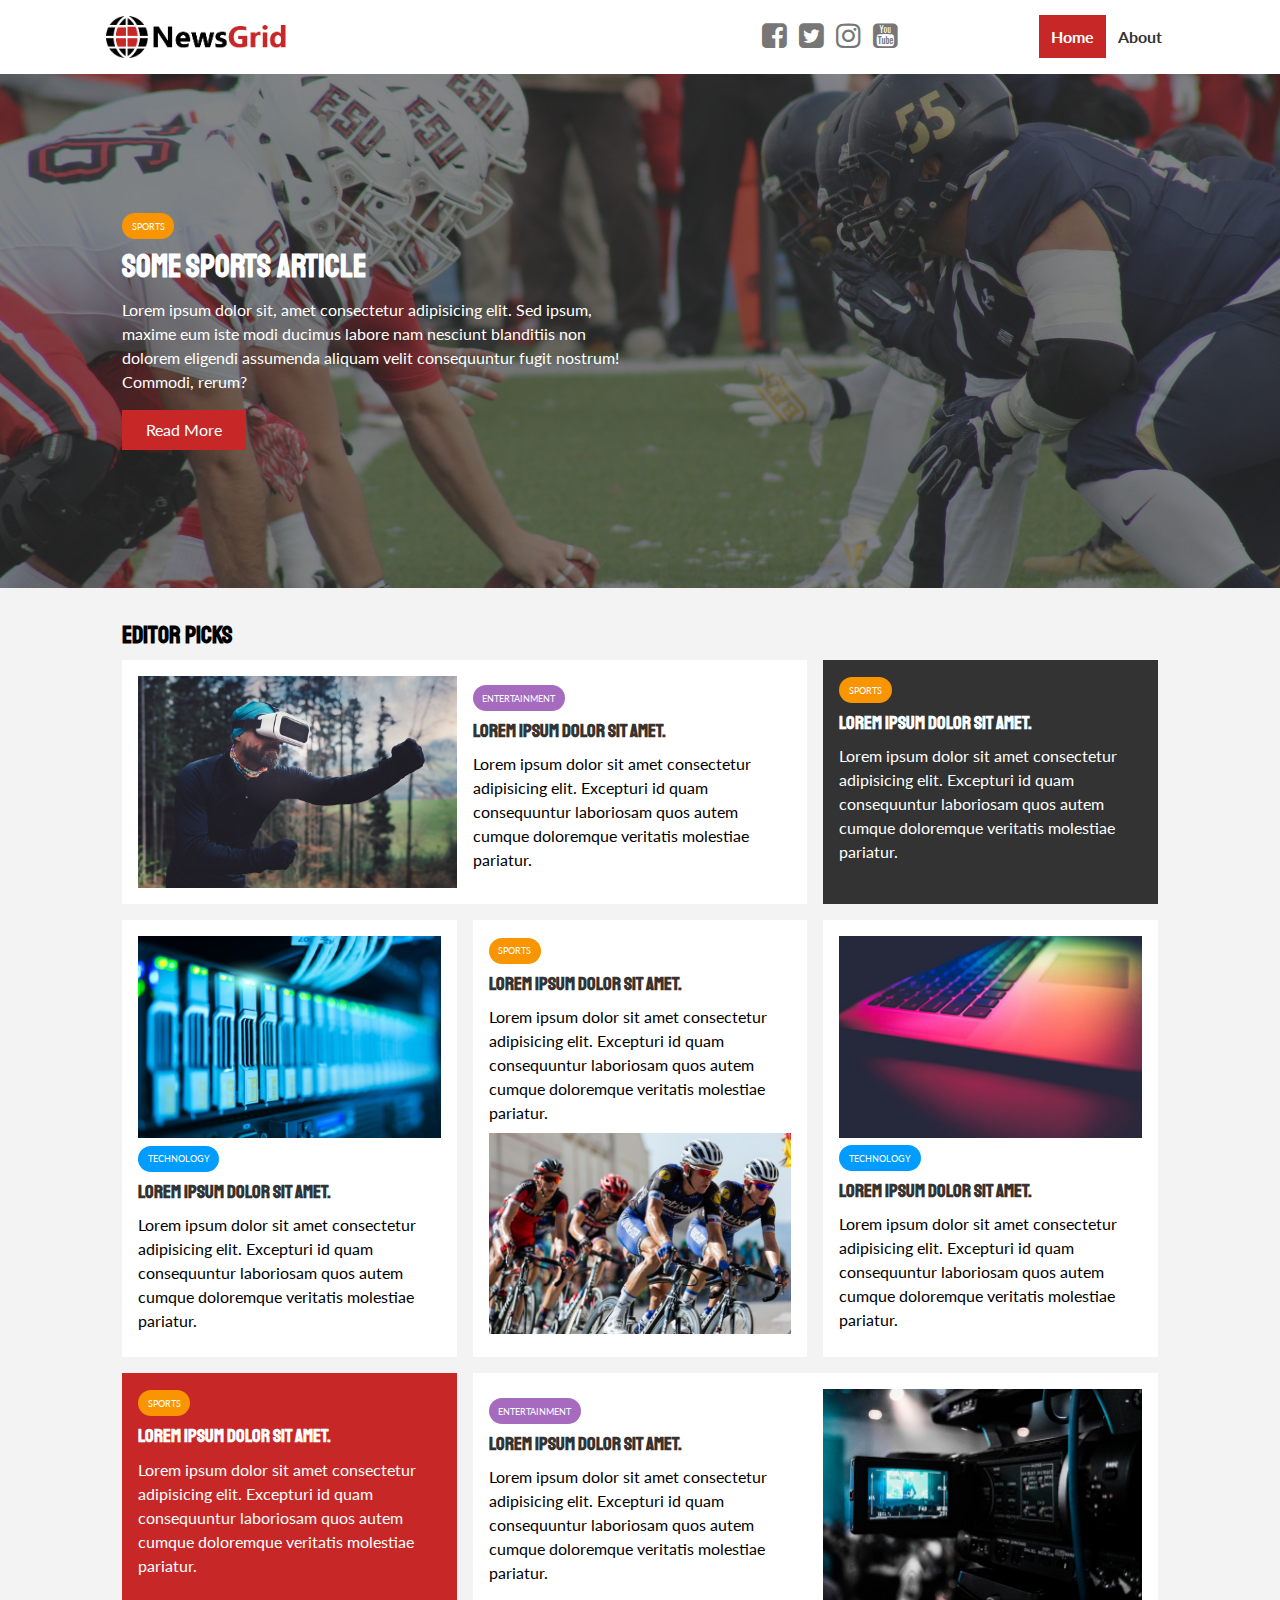
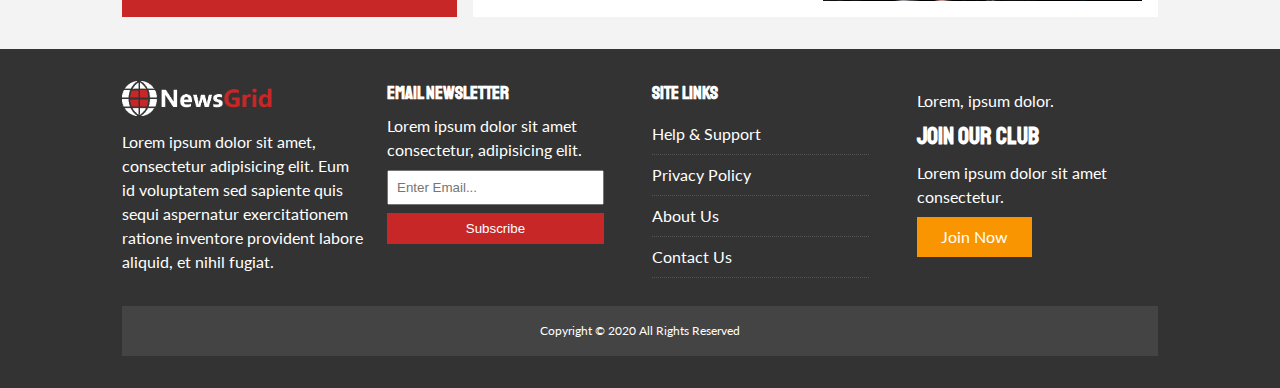
<file: index.html>
<!DOCTYPE html>
<html lang="en">
<head>
    <link rel="shortcut icon" type="image/x-icon" href="/favicon.ico">
    <meta charset="UTF-8">
    <meta name="viewport" content="width=device-width, initial-scale=1.0">
    <link rel="stylesheet" href="css/styles.css">
    <link rel="stylesheet" media="screen and (max-width: 768px)" href="css/mobile.css">
    <link rel="stylesheet" href="css/font-awesome.css">
    <link href="https://fonts.googleapis.com/css2?family=Lato&family=Staatliches&display=swap" rel="stylesheet">
    <title>NewsGrid | Latest News</title>
</head>
<body>
    <nav id="main-nav">
        <div class="container">
            <img src="img/logo.png" alt="NewsGrid" class="logo">
            <div class="social">
                <a href="https://facebook.com" target="_blank"><i class="fa fa-facebook-square" aria-hidden="true"></i></a>
                <a href="https://twitter.com" target="_blank"><i class="fa fa-twitter-square" aria-hidden="true"></i></a>
                <a href="https://instagram.com" target="_blank"><i class="fa fa-instagram" aria-hidden="true"></i></a>
                <a href="https://youtube.com" target="_blank"><i class="fa fa-youtube-square" aria-hidden="true"></i></a>
            </div>
            <ul>
                <li><a href="index.html" class="current">Home</a></li>
                <li><a href="about.html">About</a></li>
            </ul>
        </div>
    </nav>

    <!-- Showcase -->
    <header id="showcase">
        <div class="container">
            <div class="showcase-container">
                <div class="showcase-content">
                    <div class="category category-sports">Sports</div>
                    <h1>Some Sports Article</h1>
                    <p>Lorem ipsum dolor sit, amet consectetur adipisicing elit. Sed ipsum, maxime eum iste modi ducimus labore nam nesciunt blanditiis non dolorem eligendi assumenda aliquam velit consequuntur fugit nostrum! Commodi, rerum?</p>
                    <a href="article.html" class="btn btn-primary">Read More
                    </a>
                </div>
            </div>
        </div>
    </header>

    <!-- Home Articles -->
    <section id="home-articles" class="py-2">
        <div class="container">
            <h2>Editor Picks</h2>
            <div class="articles-container">
                <article class="card">
                    <img src="img/articles/ent1.jpg" alt="">
                    <div>
                        <div class="category category-ent">Entertainment</div>
                        <h3>
                            <a href="article.html">Lorem ipsum dolor sit amet.</a>
                        </h3>
                        <p>Lorem ipsum dolor sit amet consectetur adipisicing elit. Excepturi id quam consequuntur laboriosam quos autem cumque doloremque veritatis molestiae pariatur.</p>
                    </div>
                </article>
                <article class="card bg-dark">
                    <div class="category category-sports">Sports</div>
                        <h3>
                            <a href="article.html">Lorem ipsum dolor sit amet.</a>
                        </h3>
                        <p>Lorem ipsum dolor sit amet consectetur adipisicing elit. Excepturi id quam consequuntur laboriosam quos autem cumque doloremque veritatis molestiae pariatur.</p> 
                </article>
                <article class="card">
                    <img src="img/articles/tech1.jpg" alt="">
                    <div class="category category-tech">Technology</div>
                        <h3>
                            <a href="article.html">Lorem ipsum dolor sit amet.</a>
                        </h3>
                        <p>Lorem ipsum dolor sit amet consectetur adipisicing elit. Excepturi id quam consequuntur laboriosam quos autem cumque doloremque veritatis molestiae pariatur.</p> 
                </article>
                <article class="card">
                    <div class="category category-sports">Sports</div>
                        <h3>
                            <a href="article.html">Lorem ipsum dolor sit amet.</a>
                        </h3>
                        <p>Lorem ipsum dolor sit amet consectetur adipisicing elit. Excepturi id quam consequuntur laboriosam quos autem cumque doloremque veritatis molestiae pariatur.</p> 
                        <img src="img/articles/sports1.jpg" alt="">
                </article>
                <article class="card">
                    <img src="img/articles/tech2.jpg" alt="">
                    <div class="category category-tech">Technology</div>
                        <h3>
                            <a href="article.html">Lorem ipsum dolor sit amet.</a>
                        </h3>
                        <p>Lorem ipsum dolor sit amet consectetur adipisicing elit. Excepturi id quam consequuntur laboriosam quos autem cumque doloremque veritatis molestiae pariatur.</p> 
                </article>
                <article class="card bg-primary">
                    <div class="category category-sports">Sports</div>
                        <h3>
                            <a href="article.html">Lorem ipsum dolor sit amet.</a>
                        </h3>
                        <p>Lorem ipsum dolor sit amet consectetur adipisicing elit. Excepturi id quam consequuntur laboriosam quos autem cumque doloremque veritatis molestiae pariatur.</p> 
                </article>
                <article class="card">
                    <div>
                        <div class="category category-ent">Entertainment</div>
                        <h3>
                            <a href="article.html">Lorem ipsum dolor sit amet.</a>
                        </h3>
                        <p>Lorem ipsum dolor sit amet consectetur adipisicing elit. Excepturi id quam consequuntur laboriosam quos autem cumque doloremque veritatis molestiae pariatur.</p>
                    </div>
                    <img src="img/articles/ent2.jpg" alt="">
                </article>
            </div>
        </div>
    </section>

    <!-- Footer -->
    <footer id="main-footer" class="py-2">
        <div class="container footer-container">
            <div>
                <img src="img/logo_light.png" alt="News Grid">
                <p>Lorem ipsum dolor sit amet, consectetur adipisicing elit. Eum id voluptatem sed sapiente quis sequi aspernatur exercitationem ratione inventore provident labore aliquid, et nihil fugiat.</p>
            </div>
            <div>
                <h3>Email Newsletter</h3>
                <p>Lorem ipsum dolor sit amet consectetur, adipisicing elit.</p>
                <form method="POST" data-netlify="true" name="contact">
                    <input type="email" name="email" placeholder="Enter Email...">
                    <input type="submit" value="Subscribe" class="btn btn-primary">
                </form>
            </div>
            <div>
                <h3>Site Links</h3>
                <ul class="list">
                    <li><a href="#">Help & Support</a></li>
                    <li><a href="#">Privacy Policy</a></li>
                    <li><a href="#">About Us</a></li>
                    <li><a href="#">Contact Us</a></li>
                </ul>
            </div>
            <div>
                <p>Lorem, ipsum dolor.</p>
                <h2>Join Our Club</h2>
                <p>Lorem ipsum dolor sit amet consectetur.</p>
                <a href="#" class="btn btn-secondary">Join Now</a>
            </div>
            <div>
                <p>Copyright &copy; 2020 All Rights Reserved</p>
            </div>
        </div>
    </footer>
</body>
</html>
</file>
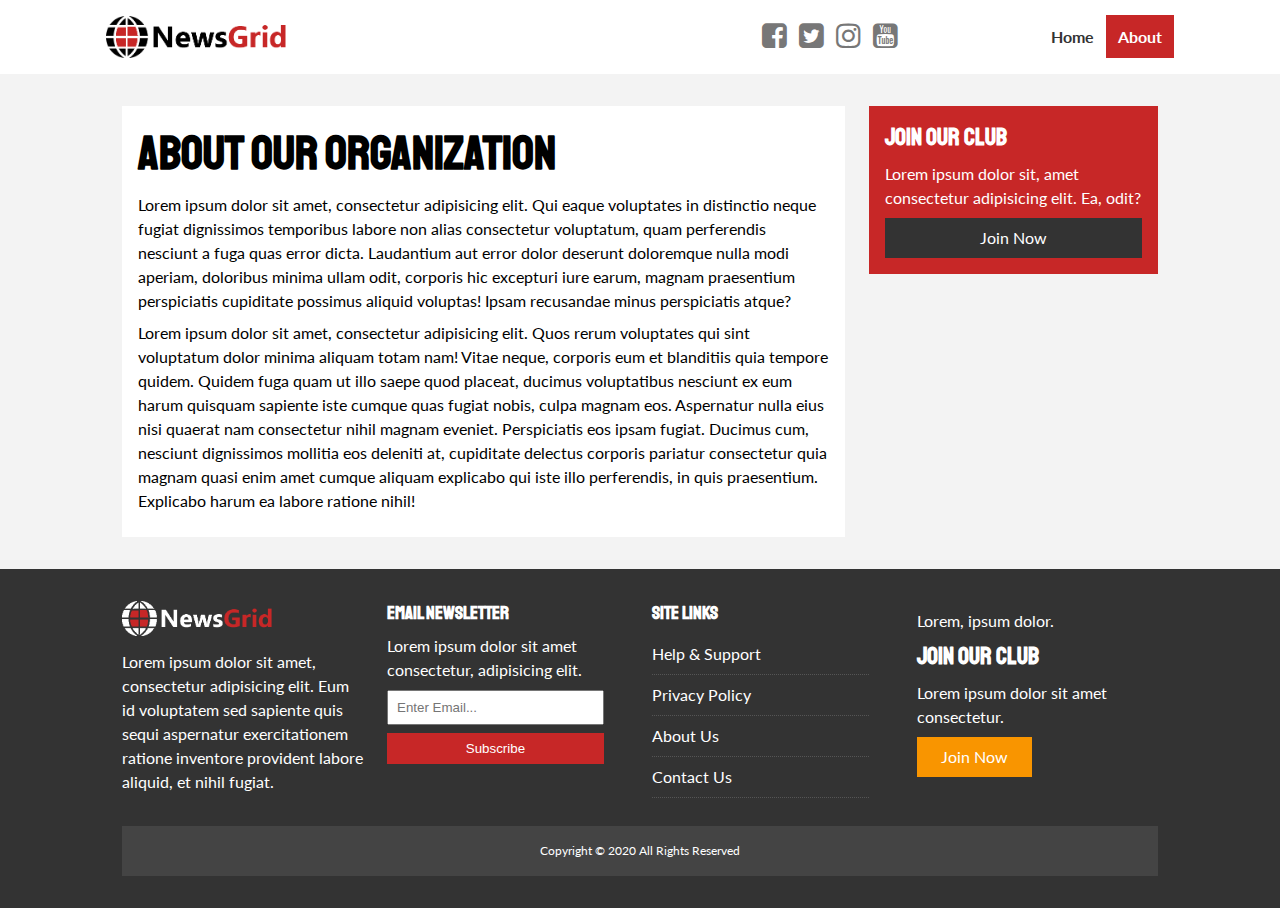
<file: about.html>
<!DOCTYPE html>
<html lang="en">
<head>
    <link rel="shortcut icon" type="image/x-icon" href="/favicon.ico">
    <meta charset="UTF-8">
    <meta name="viewport" content="width=device-width, initial-scale=1.0">
    <link rel="stylesheet" href="css/styles.css">
    <link rel="stylesheet" media="screen and (max-width: 768px)" href="css/mobile.css">
    <link rel="stylesheet" href="css/font-awesome.css">
    <link href="https://fonts.googleapis.com/css2?family=Lato&family=Staatliches&display=swap" rel="stylesheet">
    <title>NewsGrid | About</title>
</head>
<body>
    <nav id="main-nav">
        <div class="container">
            <img src="img/logo.png" alt="NewsGrid" class="logo">
            <div class="social">
                <a href="https://facebook.com" target="_blank"><i class="fa fa-facebook-square" aria-hidden="true"></i></a>
                <a href="https://twitter.com" target="_blank"><i class="fa fa-twitter-square" aria-hidden="true"></i></a>
                <a href="https://instagram.com" target="_blank"><i class="fa fa-instagram" aria-hidden="true"></i></a>
                <a href="https://youtube.com" target="_blank"><i class="fa fa-youtube-square" aria-hidden="true"></i></a>
            </div>
            <ul>
                <li><a href="index.html">Home</a></li>
                <li><a href="about.html" class="current">About</a></li>
            </ul>
        </div>
    </nav>

    <section id="about">
        <div class="container">
            <div class="page-container">
                <article class="card">
                    <h1 class="l-heading">About Our Organization</h1>
                    <p>Lorem ipsum dolor sit amet, consectetur adipisicing elit. Qui eaque voluptates in distinctio neque fugiat dignissimos temporibus labore non alias consectetur voluptatum, quam perferendis nesciunt a fuga quas error dicta. Laudantium aut error dolor deserunt doloremque nulla modi aperiam, doloribus minima ullam odit, corporis hic excepturi iure earum, magnam praesentium perspiciatis cupiditate possimus aliquid voluptas! Ipsam recusandae minus perspiciatis atque?</p>
                    <p>Lorem ipsum dolor sit amet, consectetur adipisicing elit. Quos rerum voluptates qui sint voluptatum dolor minima aliquam totam nam! Vitae neque, corporis eum et blanditiis quia tempore quidem. Quidem fuga quam ut illo saepe quod placeat, ducimus voluptatibus nesciunt ex eum harum quisquam sapiente iste cumque quas fugiat nobis, culpa magnam eos. Aspernatur nulla eius nisi quaerat nam consectetur nihil magnam eveniet. Perspiciatis eos ipsam fugiat. Ducimus cum, nesciunt dignissimos mollitia eos deleniti at, cupiditate delectus corporis pariatur consectetur quia magnam quasi enim amet cumque aliquam explicabo qui iste illo perferendis, in quis praesentium. Explicabo harum ea labore ratione nihil!</p>
                </article>
                <aside class="card bg-primary">
                    <h2>Join Our Club</h2>
                    <p>Lorem ipsum dolor sit, amet consectetur adipisicing elit. Ea, odit?</p>
                    <a href="#" class="btn btn-dark btn-block">Join Now</a>
                </aside>
            </div>
        </div>
    </section>

    <!-- Footer -->
    <footer id="main-footer" class="py-2">
        <div class="container footer-container">
            <div>
                <img src="img/logo_light.png" alt="News Grid">
                <p>Lorem ipsum dolor sit amet, consectetur adipisicing elit. Eum id voluptatem sed sapiente quis sequi aspernatur exercitationem ratione inventore provident labore aliquid, et nihil fugiat.</p>
            </div>
            <div>
                <h3>Email Newsletter</h3>
                <p>Lorem ipsum dolor sit amet consectetur, adipisicing elit.</p>
                <form method="POST" data-netlify="true" name="contact">
                    <input type="email" name="email" placeholder="Enter Email...">
                    <input type="submit" value="Subscribe" class="btn btn-primary">
                </form>
            </div>
            <div>
                <h3>Site Links</h3>
                <ul class="list">
                    <li><a href="#">Help & Support</a></li>
                    <li><a href="#">Privacy Policy</a></li>
                    <li><a href="#">About Us</a></li>
                    <li><a href="#">Contact Us</a></li>
                </ul>
            </div>
            <div>
                <p>Lorem, ipsum dolor.</p>
                <h2>Join Our Club</h2>
                <p>Lorem ipsum dolor sit amet consectetur.</p>
                <a href="#" class="btn btn-secondary">Join Now</a>
            </div>
            <div>
                <p>Copyright &copy; 2020 All Rights Reserved</p>
            </div>
        </div>
    </footer>
</body>
</html>
</file>
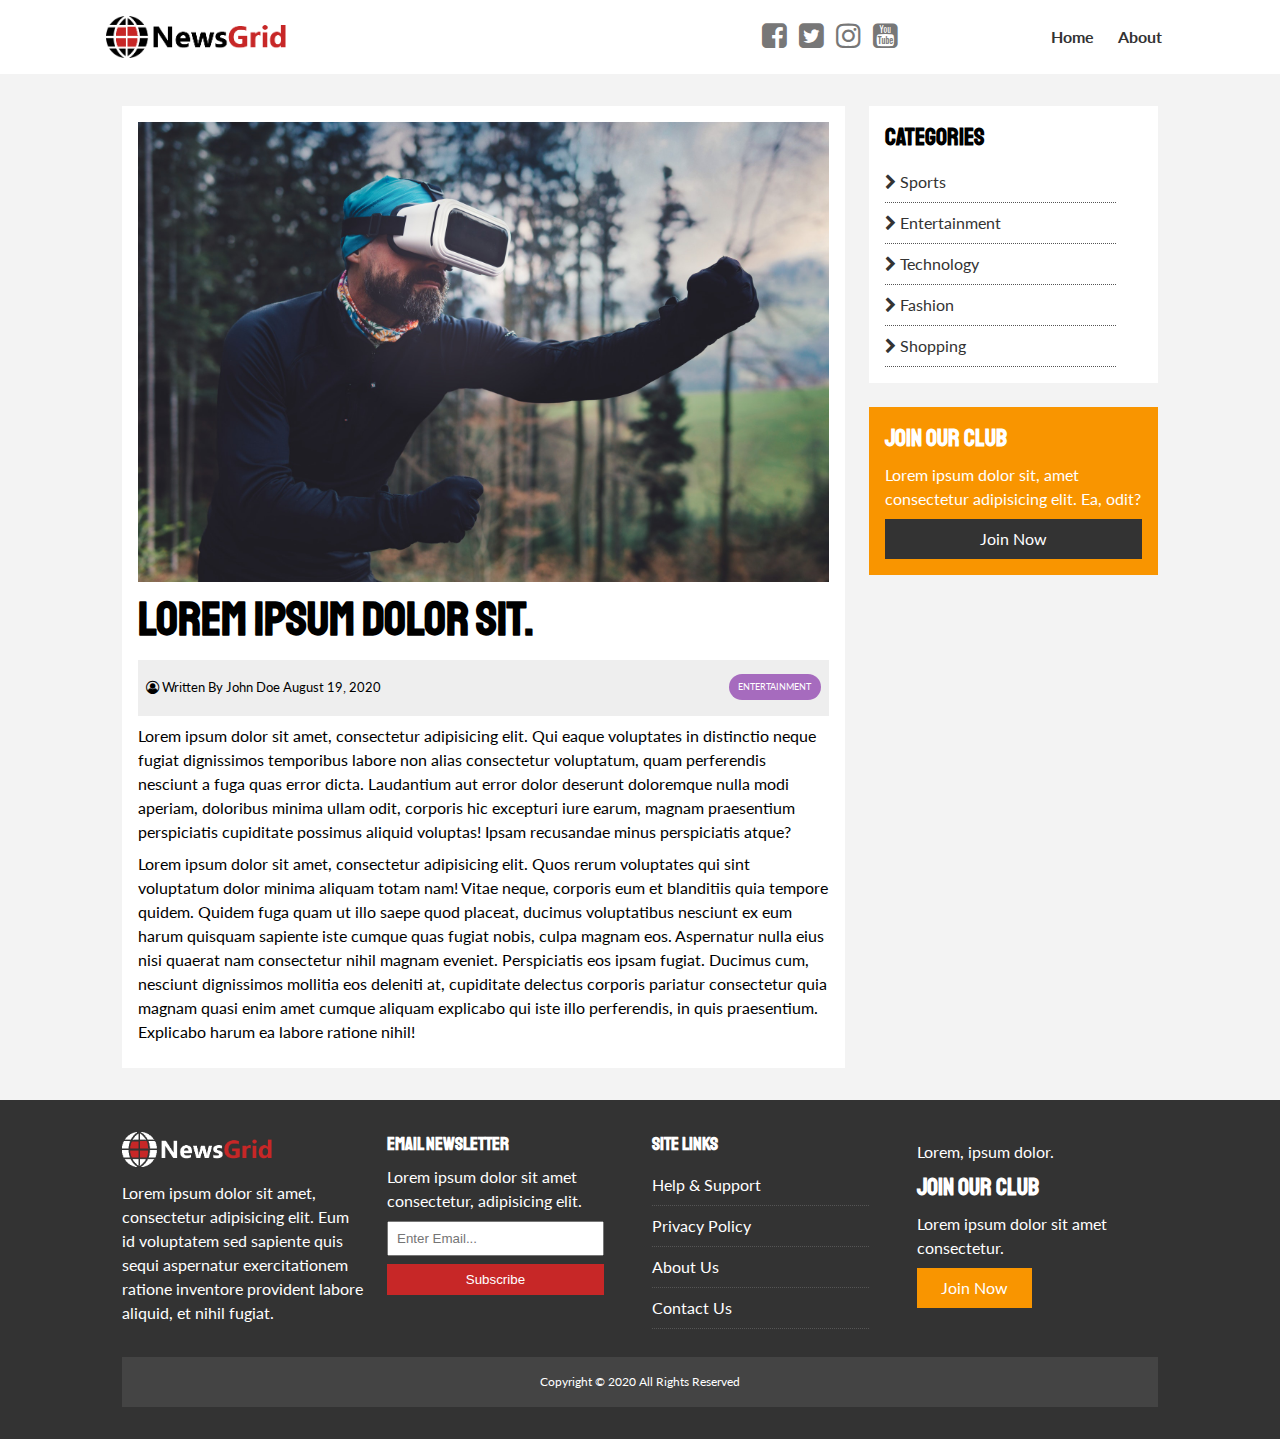
<file: article.html>
<!DOCTYPE html>
<html lang="en">
<head>
    <link rel="shortcut icon" type="image/x-icon" href="/favicon.ico">
    <meta charset="UTF-8">
    <meta name="viewport" content="width=device-width, initial-scale=1.0">
    <link rel="stylesheet" href="css/styles.css">
    <link rel="stylesheet" media="screen and (max-width: 768px)" href="css/mobile.css">
    <link rel="stylesheet" href="css/font-awesome.css">
    <link href="https://fonts.googleapis.com/css2?family=Lato&family=Staatliches&display=swap" rel="stylesheet">
    <title>NewsGrid | Lastest News</title>
</head>
<body>
    <nav id="main-nav">
        <div class="container">
            <img src="img/logo.png" alt="NewsGrid" class="logo">
            <div class="social">
                <a href="https://facebook.com" target="_blank"><i class="fa fa-facebook-square" aria-hidden="true"></i></a>
                <a href="https://twitter.com" target="_blank"><i class="fa fa-twitter-square" aria-hidden="true"></i></a>
                <a href="https://instagram.com" target="_blank"><i class="fa fa-instagram" aria-hidden="true"></i></a>
                <a href="https://youtube.com" target="_blank"><i class="fa fa-youtube-square" aria-hidden="true"></i></a>
            </div>
            <ul>
                <li><a href="index.html">Home</a></li>
                <li><a href="about.html">About</a></li>
            </ul>
        </div>
    </nav>

    <section id="article">
        <div class="container">
            <div class="page-container">
                <article class="card">
                    <img src="img/articles/ent1.jpg" alt="">
                    <h1 class="l-heading">Lorem ipsum dolor sit.</h1>
                    <div class="meta">
                        <small>
                            <i class="fa fa-user-circle-o" aria-hidden="true"></i> 
                            Written By John Doe August 19, 2020
                        </small>
                        <div class="category category-ent"> Entertainment</div>
                    </div>
                    <p>Lorem ipsum dolor sit amet, consectetur adipisicing elit. Qui eaque voluptates in distinctio neque fugiat dignissimos temporibus labore non alias consectetur voluptatum, quam perferendis nesciunt a fuga quas error dicta. Laudantium aut error dolor deserunt doloremque nulla modi aperiam, doloribus minima ullam odit, corporis hic excepturi iure earum, magnam praesentium perspiciatis cupiditate possimus aliquid voluptas! Ipsam recusandae minus perspiciatis atque?</p>
                    <p>Lorem ipsum dolor sit amet, consectetur adipisicing elit. Quos rerum voluptates qui sint voluptatum dolor minima aliquam totam nam! Vitae neque, corporis eum et blanditiis quia tempore quidem. Quidem fuga quam ut illo saepe quod placeat, ducimus voluptatibus nesciunt ex eum harum quisquam sapiente iste cumque quas fugiat nobis, culpa magnam eos. Aspernatur nulla eius nisi quaerat nam consectetur nihil magnam eveniet. Perspiciatis eos ipsam fugiat. Ducimus cum, nesciunt dignissimos mollitia eos deleniti at, cupiditate delectus corporis pariatur consectetur quia magnam quasi enim amet cumque aliquam explicabo qui iste illo perferendis, in quis praesentium. Explicabo harum ea labore ratione nihil!</p>
                </article>
                <aside id="categories" class="card">
                    <h2>Categories</h2>
                    <ul class="list">
                        <li><a href="#"><i class="fa fa-chevron-right" aria-hidden="true"></i> Sports</a></li>
                        <li><a href="#"><i class="fa fa-chevron-right" aria-hidden="true"></i> Entertainment</a></li>
                        <li><a href="#"><i class="fa fa-chevron-right" aria-hidden="true"></i> Technology</a></li>
                        <li><a href="#"><i class="fa fa-chevron-right" aria-hidden="true"></i> Fashion</a></li>
                        <li><a href="#"><i class="fa fa-chevron-right" aria-hidden="true"></i> Shopping</a></li>
                    </ul>
                </aside>
                <aside class="card bg-secondary">
                    <h2>Join Our Club</h2>
                    <p>Lorem ipsum dolor sit, amet consectetur adipisicing elit. Ea, odit?</p>
                    <a href="#" class="btn btn-dark btn-block">Join Now</a>
                </aside>
            </div>
        </div>
    </section>

    <!-- Footer -->
    <footer id="main-footer" class="py-2">
        <div class="container footer-container">
            <div>
                <img src="img/logo_light.png" alt="News Grid">
                <p>Lorem ipsum dolor sit amet, consectetur adipisicing elit. Eum id voluptatem sed sapiente quis sequi aspernatur exercitationem ratione inventore provident labore aliquid, et nihil fugiat.</p>
            </div>
            <div>
                <h3>Email Newsletter</h3>
                <p>Lorem ipsum dolor sit amet consectetur, adipisicing elit.</p>
                <form method="POST" data-netlify="true" name="contact">
                    <input type="email" name="email" placeholder="Enter Email...">
                    <input type="submit" value="Subscribe" class="btn btn-primary">
                </form>
            </div>
            <div>
                <h3>Site Links</h3>
                <ul class="list">
                    <li><a href="#">Help & Support</a></li>
                    <li><a href="#">Privacy Policy</a></li>
                    <li><a href="#">About Us</a></li>
                    <li><a href="#">Contact Us</a></li>
                </ul>
            </div>
            <div>
                <p>Lorem, ipsum dolor.</p>
                <h2>Join Our Club</h2>
                <p>Lorem ipsum dolor sit amet consectetur.</p>
                <a href="#" class="btn btn-secondary">Join Now</a>
            </div>
            <div>
                <p>Copyright &copy; 2020 All Rights Reserved</p>
            </div>
        </div>
    </footer>
</body>
</html>
</file>
<file: css/styles.css>
:root {
    --primary-color: #c72727;
    --secondary-color: #f99500;
    --light-color: #f3f3f3;
    --dark-color: #333;
    --max-width: 1100px;
}

.category {
    --sports-color: #f99500;
    --ent-color: #a66bbe;
    --tech-color: #009cff;
}

* {
    margin: 0;
    box-sizing: border-box;
    padding: 0;
}

body {
    font-family: 'Lato', sans-serif;
    line-height: 1.5;
    background: var(--light-color);
}

a {
    text-decoration: none;
    color: #333;
}

ul {
    list-style: none;
}

img {
    width: 100%;
}

p {
    margin: .5rem 0;
}

h1, h2, h3, h4, h5, h6 {
    font-family: 'Staatliches', cursive;
    margin-bottom: .55rem;
    line-height: 1.3;
}

/* Utility */
.container {
    max-width: var(--max-width);
    margin: auto;
    padding: 0 2rem;
    overflow: hidden;
}

.category {
    display: inline-block;
    color: white;
    font-size: 0.55rem;
    text-transform: uppercase;
    padding: 0.4rem 0.6rem;
    border-radius: 15px;
    margin-bottom: 0.5rem;
}

.category-sports { background: var(--sports-color);}
.category-tech { background: var(--tech-color);}
.category-ent { background: var(--ent-color);}

.btn {
    display: inline-block;
    border: none;
    background: var(--dark-color);
    color: white;
    padding: .5rem 1.5rem;
}

.btn-light { background: var(--light-color);}
.btn-primary { background: var(--primary-color);}
.btn-secondary { background: var(--secondary-color);}

.btn-block {
    display: block;
    width: 100%;
    text-align: center;
}

.btn:hover {
    opacity: 0.9;
}

.card {
    background: white;
    padding: 1rem;
}

.bg-primary {
    background: var(--primary-color);
    color: white;
}

.bg-secondary {
    background: var(--secondary-color);
    color: white;
}

.bg-dark {
    background: var(--dark-color);
    color: white;
}

.py-1 { padding: 1.5rem 0;}
.py-2 { padding: 2rem 0;}
.py-3 { padding: 3rem 0;}
.p-1 { padding: 1.5rem;}
.p-2 { padding: 2rem;}
.p-3 { padding: 3rem;}

.bg-dark h1,
.bg-dark h2,
.bg-dark h3,
.bg-dark a, 
.bg-primary h1,
.bg-primary h2,
.bg-primary h3,
.bg-primary a, 
.bg-secondary h1,
.bg-secondary h2,
.bg-secondary h3,
.bg-secondary a {
    color: white;
}

.list li {
    padding: .5rem 0;
    border-bottom: #555 1px dotted;
    width: 90%;
}

.list li a:hover {
    color: var(--primary-color) !important;
}

.l-heading {
    font-size: 3rem;
}

.page-container {
    display: grid;
    grid-template-columns: 5fr 2fr;
    margin: 2rem 0;
    grid-gap: 1.5rem;
}

.page-container > *:first-child {
    grid-row: 1 / span 3;
}

/* Main-Nav */
#main-nav {
    background: white;
    position: sticky;
    z-index: 2;
    top: 0;
}

#main-nav .container {
    display: grid;
    grid-template-columns: 6fr 3fr 2fr;
    align-items: center;
    padding: 1rem;
}

#main-nav .logo {
    width: 180px;
}

#main-nav ul {
    display: flex;
    justify-self: end;
}

#main-nav ul li a {
    padding: .75rem;
    font-weight: bold;
}

#main-nav ul li a.current {
    background: var(--primary-color);
    color: white;
}

#main-nav ul li a:hover {
    background: var(--light-color);
    color: var(--dark-color);
}

#main-nav .social {
    justify-self: center;
}

#main-nav .social i {
    color: #777;
    margin-right: .5rem;
    font-size: 1.8rem;
}

/* Showcase */
#showcase {
    color: white;
    background: #333;
    padding: 2rem;
    position: relative;
}

#showcase:before {
    content: '';
    background: url('../img/featured.jpg') no-repeat center center/cover;
    position: absolute;
    top: 0;
    left: 0;
    width: 100%;
    height: 100%;
    opacity: 0.4;
}

#showcase .showcase-container {
    display: grid;
    grid-template-columns: repeat(2, 1fr);
    justify-content: center;
    align-items: center;
    height: 50vh;
}

#showcase .showcase-content {
    z-index: 1;
}

#showcase .showcase-content p {
    margin-bottom: 1rem;
}

/*Home Articles */
#home-articles .articles-container {
    display: grid;
    grid-template-columns: repeat(3, 1fr);
    grid-gap: 1rem;
}

#home-articles .articles-container > *:first-child, 
#home-articles .articles-container > *:last-child {
    display: grid;
    grid-template-columns: repeat(2, 1fr);
    grid-column: 1 / span 2;
    align-items: center;
    grid-gap: 1rem;
}

#home-articles .articles-container > *:last-child {
    grid-column: 2 / span 2;
}

/* Article */
#article .meta {
    display: flex;
    justify-content: space-between;
    align-items: center;
    background: #eee;
    padding: 0.5rem;
}

#article .meta .category {
    margin-top: 0.4rem;
}

/* Footer */
#main-footer {
    background: var(--dark-color);
    color: white;
}

#main-footer img {
    width: 150px;
}

#main-footer a {
    color: white;
}

#main-footer .footer-container {
    display: grid;
    grid-template-columns: repeat(4, 1fr);
    grid-gap: 1.5rem;
} 

#main-footer .footer-container > *:last-child {
    background: #444;
    grid-column: 1 / span 4;
    padding: .5rem;
    text-align: center;
    font-size: .75rem;
}

#main-footer .footer-container input[type='email'] {
    width: 90%;
    padding: .5rem;
    margin-bottom: .5rem;
}

#main-footer .footer-container input[type='submit'] {
    width: 90%;
}
</file>
<file: css/mobile.css>
/* Navigation */
#main-nav .social {
    display: none;
}

#main-nav .container {
    grid-template-columns: 1fr;
    grid-gap: 1.2rem;
}

#main-nav ul, #main-nav .logo {
    justify-self: center;
}

#main-nav ul li a {
    padding: .5rem;
}

#home-articles .articles-container {
    grid-template-columns: repeat(2, 1fr);
}

#home-articles .articles-container > *:first-child,
#home-articles .articles-container > *:last-child {
    grid-template-columns: 1fr;
    grid-column: 1;
}

@media(max-width:600px) {
    /* Stack Grid Items */
    #showcase .showcase-container,
    #home-articles .articles-container,
    #main-footer .footer-container {
    grid-template-columns: 1fr;
    }

    #main-footer .footer-container > *:last-child {
        grid-column: 1;
    }

    #main-footer .footer-container > *:first-child,
    #main-footer .footer-container > *:nth-child(2) {
        border-bottom: #444 dotted 1px;
        padding-bottom: 1rem;
    }

    .page-container {
        grid-template-columns: 1fr;
        text-align: center;
    }

    .page-container > *:first-child {
        grid-row: 1;
    }

    .l-heading {
        font-size: 2rem;
    }
}
</file>
